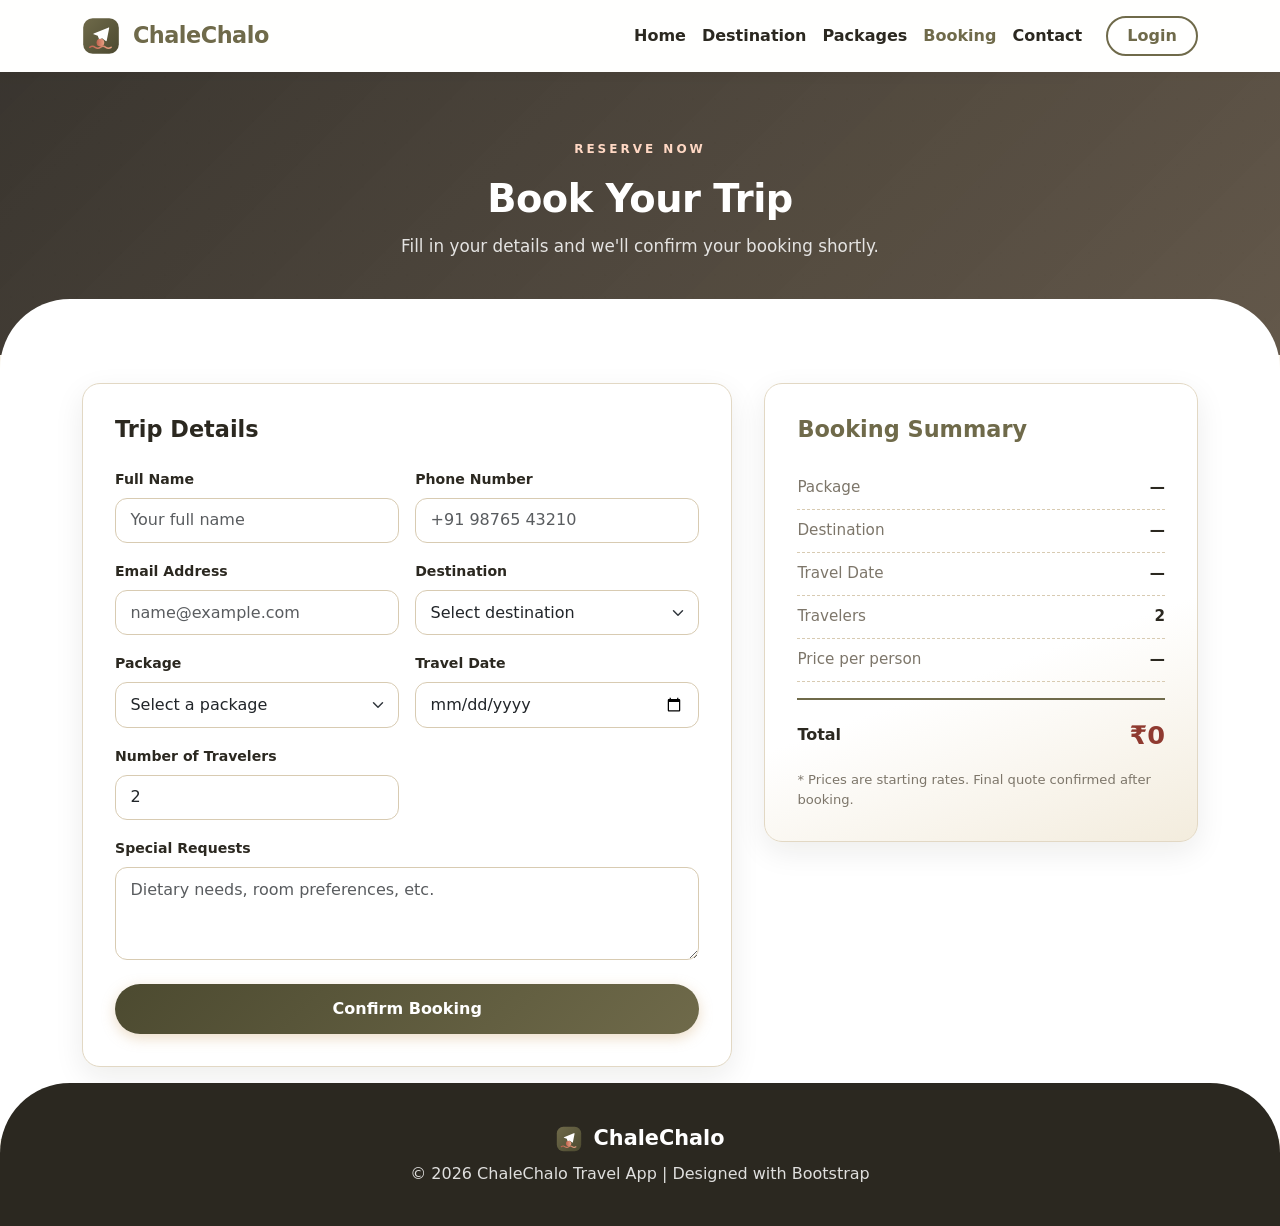
<file: booking.html>
<!DOCTYPE html>
<html lang="en">

<head>
    <meta charset="UTF-8">
    <meta name="viewport" content="width=device-width, initial-scale=1.0">
    <title>Book Your Trip - ChaleChalo</title>
    <link href="https://cdn.jsdelivr.net/npm/bootstrap@5.0.2/dist/css/bootstrap.min.css" rel="stylesheet"
        integrity="sha384-EVSTQN3/azprG1Anm3QDgpJLIm9Nao0Yz1ztcQTwFspd3yD65VohhpuuCOmLASjC" crossorigin="anonymous">
    <link rel="stylesheet" href="css/style.css">
</head>

<body>

    <!-- Navigation -->
    <nav class="navbar navbar-expand-lg cc-navbar sticky-top">
        <div class="container">
            <a class="navbar-brand cc-brand" href="./index.html">
                <img src="images/logo.svg" alt="ChaleChalo logo" class="cc-logo"> ChaleChalo
            </a>

            <button class="navbar-toggler cc-toggler" type="button" data-bs-toggle="collapse"
                data-bs-target="#navbarNav" aria-controls="navbarNav" aria-expanded="false"
                aria-label="Toggle navigation">
                <span class="navbar-toggler-icon"></span>
            </button>

            <div class="collapse navbar-collapse" id="navbarNav">
                <ul class="navbar-nav ms-auto align-items-lg-center">
                    <li class="nav-item">
                        <a class="nav-link" href="./index.html">Home</a>
                    </li>
                    <li class="nav-item">
                        <a class="nav-link" href="./destination.html">Destination</a>
                    </li>
                    <li class="nav-item">
                        <a class="nav-link" href="./packages.html">Packages</a>
                    </li>
                    <li class="nav-item">
                        <a class="nav-link active" href="./booking.html">Booking</a>
                    </li>
                    <li class="nav-item">
                        <a class="nav-link" href="./contact.html">Contact</a>
                    </li>
                    <li class="nav-item ms-lg-3">
                        <a href="./login.html" class="btn cc-btn-outline text-decoration-none">Login</a>
                    </li>
                </ul>
            </div>
        </div>
    </nav>

    <!-- Page Hero -->
    <section class="cc-page-hero cc-booking-hero">
        <div class="container text-center">
            <span class="cc-kicker cc-kicker-light">Reserve Now</span>
            <h1 class="cc-page-title">Book Your Trip</h1>
            <p class="cc-page-sub">Fill in your details and we'll confirm your booking shortly.</p>
        </div>
    </section>

    <!-- Booking Section -->
    <section class="cc-section cc-curve">
        <div class="container">
            <div class="cc-booking-grid">

                <!-- Booking Form -->
                <div class="cc-booking-card cc-reveal cc-reveal-left">
                    <form id="bookingForm" novalidate>
                        <h3>Trip Details</h3>
                        <div class="row g-3">
                            <div class="col-md-6">
                                <label class="form-label" for="bkName">Full Name</label>
                                <input type="text" class="form-control" id="bkName" required
                                    placeholder="Your full name">
                            </div>
                            <div class="col-md-6">
                                <label class="form-label" for="bkPhone">Phone Number</label>
                                <input type="tel" class="form-control" id="bkPhone" required
                                    placeholder="+91 98765 43210">
                            </div>
                            <div class="col-md-6">
                                <label class="form-label" for="bkEmail">Email Address</label>
                                <input type="email" class="form-control" id="bkEmail" required
                                    placeholder="name@example.com">
                            </div>
                            <div class="col-md-6">
                                <label class="form-label" for="bkDestination">Destination</label>
                                <select class="form-select" id="bkDestination" required>
                                    <option value="" selected disabled>Select destination</option>
                                    <option>Goa</option>
                                    <option>Manali</option>
                                    <option>Leh-Ladakh</option>
                                    <option>Jaipur</option>
                                    <option>Agra</option>
                                    <option>Varanasi</option>
                                    <option>Rishikesh</option>
                                    <option>Kerala Backwaters</option>
                                    <option>Coorg</option>
                                    <option>Darjeeling</option>
                                    <option>Andaman Islands</option>
                                    <option>Mumbai</option>
                                    <option>Udaipur</option>
                                    <option>Meghalaya</option>
                                </select>
                            </div>
                            <div class="col-md-6">
                                <label class="form-label" for="bkPackage">Package</label>
                                <select class="form-select" id="bkPackage" required>
                                    <option value="" selected disabled>Select a package</option>
                                    <option value="15999" data-name="Goa Beach Package">Goa Beach Package</option>
                                    <option value="18499" data-name="Manali Adventure Package">Manali Adventure Package</option>
                                    <option value="12999" data-name="Kerala Backwater Package">Kerala Backwater Package</option>
                                    <option value="16999" data-name="Royal Rajasthan Package">Royal Rajasthan Package</option>
                                    <option value="24999" data-name="Ladakh Explorer Package">Ladakh Explorer Package</option>
                                    <option value="19999" data-name="North East Wonders Package">North East Wonders Package</option>
                                    <option value="21999" data-name="Andaman Escape Package">Andaman Escape Package</option>
                                    <option value="9999" data-name="Varanasi Spiritual Package">Varanasi Spiritual Package</option>
                                    <option value="11499" data-name="Golden Triangle Package">Golden Triangle Package</option>
                                </select>
                            </div>
                            <div class="col-md-6">
                                <label class="form-label" for="bkDate">Travel Date</label>
                                <input type="date" class="form-control" id="bkDate" required>
                            </div>
                            <div class="col-md-6">
                                <label class="form-label" for="bkTravelers">Number of Travelers</label>
                                <input type="number" class="form-control" id="bkTravelers" min="1" max="20"
                                    value="2" required>
                            </div>
                            <div class="col-12">
                                <label class="form-label" for="bkMessage">Special Requests</label>
                                <textarea class="form-control" id="bkMessage" rows="3"
                                    placeholder="Dietary needs, room preferences, etc."></textarea>
                            </div>
                        </div>
                        <button type="submit" class="btn cc-btn-primary mt-4">Confirm Booking</button>
                    </form>

                    <!-- Success state -->
                    <div id="bookingSuccess" class="cc-success-card d-none">
                        <div class="cc-success-icon">✓</div>
                        <h3>Booking Confirmed!</h3>
                        <p class="cc-muted-text">Thank you! Our team will contact you within 24 hours.</p>
                        <span class="cc-booking-ref" id="bookingRef">CC-000000</span>
                        <div class="mt-3">
                            <a href="./index.html" class="btn cc-btn-outline">Back to Home</a>
                        </div>
                    </div>
                </div>

                <!-- Price Summary -->
                <div class="cc-summary-card cc-reveal cc-reveal-right">
                    <h3>Booking Summary</h3>
                    <div class="cc-summary-row">
                        <span>Package</span>
                        <span id="sumPackage">—</span>
                    </div>
                    <div class="cc-summary-row">
                        <span>Destination</span>
                        <span id="sumDestination">—</span>
                    </div>
                    <div class="cc-summary-row">
                        <span>Travel Date</span>
                        <span id="sumDate">—</span>
                    </div>
                    <div class="cc-summary-row">
                        <span>Travelers</span>
                        <span id="sumTravelers">2</span>
                    </div>
                    <div class="cc-summary-row">
                        <span>Price per person</span>
                        <span id="sumPerPerson">—</span>
                    </div>
                    <div class="cc-summary-total">
                        <span class="label">Total</span>
                        <span class="amount" id="sumTotal">₹0</span>
                    </div>
                    <p class="cc-muted-text mt-3 mb-0" style="font-size:0.82rem;">
                        * Prices are starting rates. Final quote confirmed after booking.
                    </p>
                </div>

            </div>
        </div>
    </section>

    <!-- Footer -->
    <footer class="cc-footer cc-curve">
        <div class="container text-center">
            <p class="cc-footer-brand mb-2"><img src="images/logo.svg" alt="ChaleChalo logo" class="cc-footer-logo">
                ChaleChalo</p>
            <p class="mb-0">© 2026 ChaleChalo Travel App | Designed with Bootstrap</p>
        </div>
    </footer>

    <script src="https://cdn.jsdelivr.net/npm/bootstrap@5.0.2/dist/js/bootstrap.bundle.min.js"
        integrity="sha384-MrcW6ZMFYlzcLA8Nl+NtUVF0sA7MsXsP1UyJoMp4YLEuNSfAP+JcXn/tWtIaxVXM"
        crossorigin="anonymous"></script>
    <script src="js/script.js"></script>
</body>

</html>
</file>
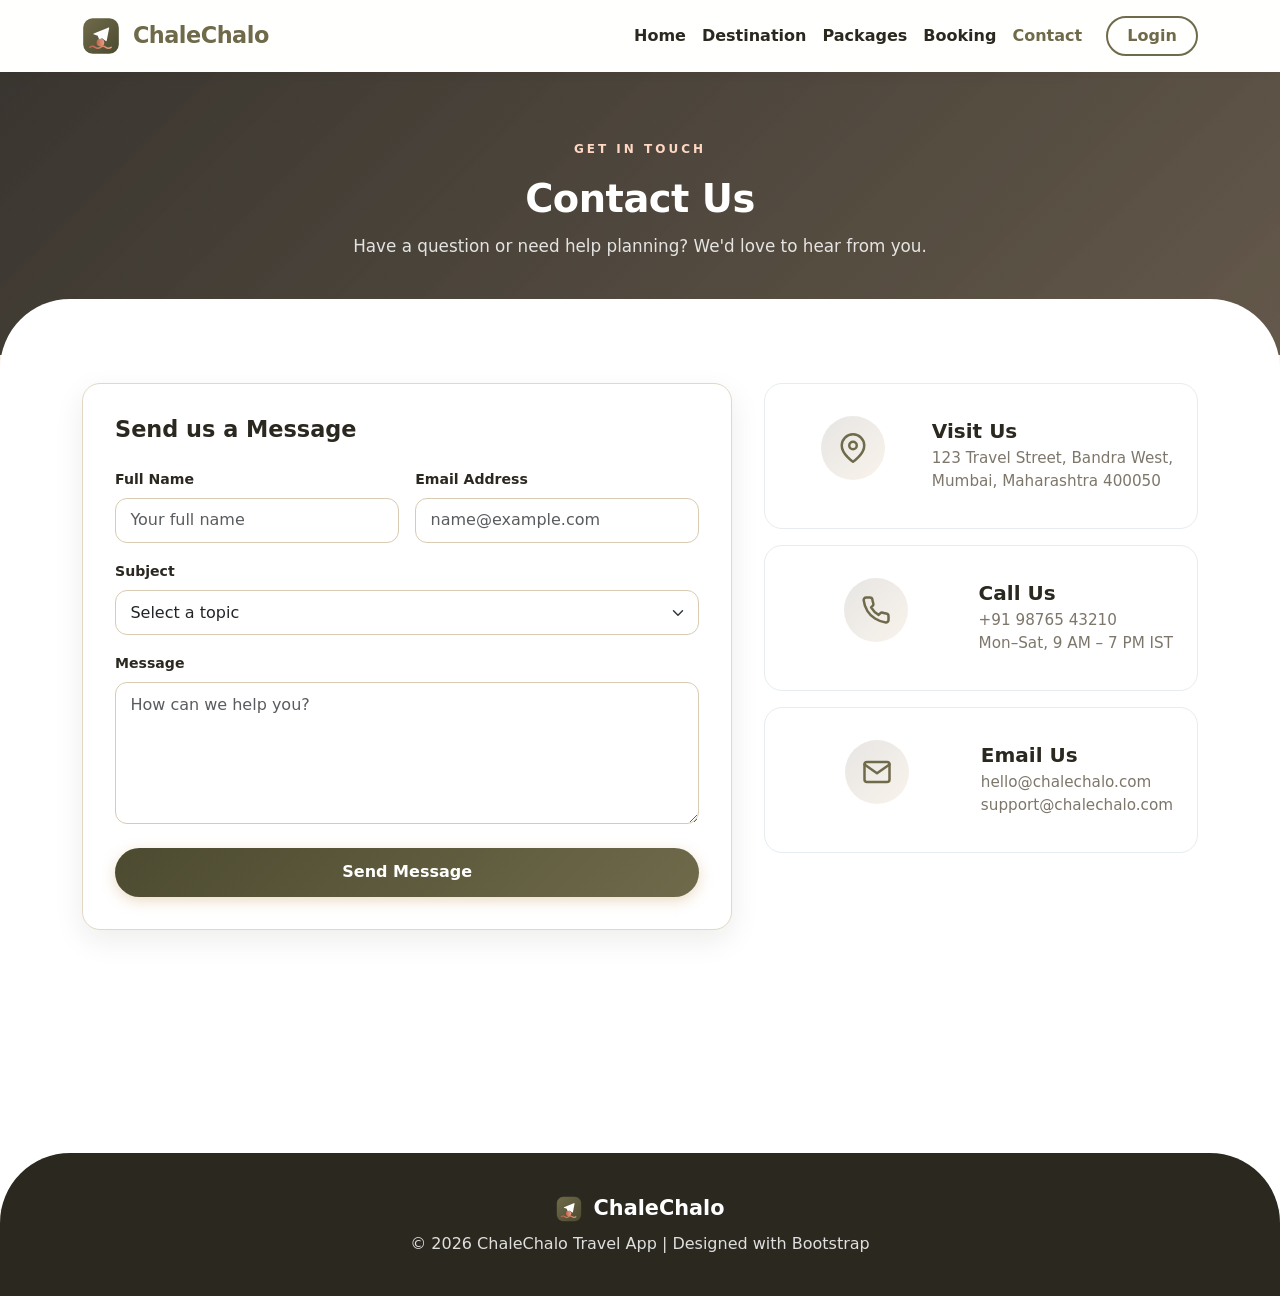
<file: contact.html>
<!DOCTYPE html>
<html lang="en">

<head>
    <meta charset="UTF-8">
    <meta name="viewport" content="width=device-width, initial-scale=1.0">
    <title>Contact Us - ChaleChalo</title>
    <link href="https://cdn.jsdelivr.net/npm/bootstrap@5.0.2/dist/css/bootstrap.min.css" rel="stylesheet"
        integrity="sha384-EVSTQN3/azprG1Anm3QDgpJLIm9Nao0Yz1ztcQTwFspd3yD65VohhpuuCOmLASjC" crossorigin="anonymous">
    <link rel="stylesheet" href="css/style.css">
</head>

<body>

    <!-- Navigation -->
    <nav class="navbar navbar-expand-lg cc-navbar sticky-top">
        <div class="container">
            <a class="navbar-brand cc-brand" href="./index.html">
                <img src="images/logo.svg" alt="ChaleChalo logo" class="cc-logo"> ChaleChalo
            </a>

            <button class="navbar-toggler cc-toggler" type="button" data-bs-toggle="collapse"
                data-bs-target="#navbarNav" aria-controls="navbarNav" aria-expanded="false"
                aria-label="Toggle navigation">
                <span class="navbar-toggler-icon"></span>
            </button>

            <div class="collapse navbar-collapse" id="navbarNav">
                <ul class="navbar-nav ms-auto align-items-lg-center">
                    <li class="nav-item">
                        <a class="nav-link" href="./index.html">Home</a>
                    </li>
                    <li class="nav-item">
                        <a class="nav-link" href="./destination.html">Destination</a>
                    </li>
                    <li class="nav-item">
                        <a class="nav-link" href="./packages.html">Packages</a>
                    </li>
                    <li class="nav-item">
                        <a class="nav-link" href="./booking.html">Booking</a>
                    </li>
                    <li class="nav-item">
                        <a class="nav-link active" href="./contact.html">Contact</a>
                    </li>
                    <li class="nav-item ms-lg-3">
                        <a href="./login.html" class="btn cc-btn-outline text-decoration-none">Login</a>
                    </li>
                </ul>
            </div>
        </div>
    </nav>

    <!-- Page Hero -->
    <section class="cc-page-hero cc-booking-hero">
        <div class="container text-center">
            <span class="cc-kicker cc-kicker-light">Get In Touch</span>
            <h1 class="cc-page-title">Contact Us</h1>
            <p class="cc-page-sub">Have a question or need help planning? We'd love to hear from you.</p>
        </div>
    </section>

    <!-- Contact Section -->
    <section class="cc-section cc-curve">
        <div class="container">
            <div class="cc-booking-grid">

                <!-- Contact Form -->
                <div class="cc-booking-card cc-reveal cc-reveal-left">
                    <form id="contactForm" novalidate>
                        <h3>Send us a Message</h3>
                        <div class="row g-3">
                            <div class="col-md-6">
                                <label class="form-label" for="ctName">Full Name</label>
                                <input type="text" class="form-control" id="ctName" required
                                    placeholder="Your full name">
                            </div>
                            <div class="col-md-6">
                                <label class="form-label" for="ctEmail">Email Address</label>
                                <input type="email" class="form-control" id="ctEmail" required
                                    placeholder="name@example.com">
                            </div>
                            <div class="col-12">
                                <label class="form-label" for="ctSubject">Subject</label>
                                <select class="form-select" id="ctSubject" required>
                                    <option value="" selected disabled>Select a topic</option>
                                    <option>Booking enquiry</option>
                                    <option>Package information</option>
                                    <option>Payment &amp; refunds</option>
                                    <option>Feedback</option>
                                    <option>Other</option>
                                </select>
                            </div>
                            <div class="col-12">
                                <label class="form-label" for="ctMessage">Message</label>
                                <textarea class="form-control" id="ctMessage" rows="5" required
                                    placeholder="How can we help you?"></textarea>
                            </div>
                        </div>
                        <button type="submit" class="btn cc-btn-primary mt-4">Send Message</button>
                    </form>

                    <div id="contactSuccess" class="cc-success-card d-none">
                        <div class="cc-success-icon">✓</div>
                        <h3>Message Sent!</h3>
                        <p class="cc-muted-text">Thanks for reaching out — we'll reply within 24 hours.</p>
                        <button type="button" class="btn cc-btn-outline" id="contactAgain">Send another message</button>
                    </div>
                </div>

                <!-- Contact Info -->
                <div>
                    <div class="cc-feature text-start cc-reveal cc-reveal-right mb-3">
                        <div class="d-flex align-items-center gap-3">
                            <div class="cc-feature-icon flex-shrink-0"><svg viewBox="0 0 24 24" fill="none" stroke="currentColor" stroke-width="2" stroke-linecap="round" stroke-linejoin="round"><path d="M21 10c0 7-9 13-9 13s-9-6-9-13a9 9 0 0 1 18 0z"/><circle cx="12" cy="10" r="3"/></svg></div>
                            <div>
                                <h5 class="mb-1">Visit Us</h5>
                                <p class="mb-0">123 Travel Street, Bandra West,<br>Mumbai, Maharashtra 400050</p>
                            </div>
                        </div>
                    </div>
                    <div class="cc-feature text-start cc-reveal cc-reveal-right mb-3">
                        <div class="d-flex align-items-center gap-3">
                            <div class="cc-feature-icon flex-shrink-0"><svg viewBox="0 0 24 24" fill="none" stroke="currentColor" stroke-width="2" stroke-linecap="round" stroke-linejoin="round"><path d="M22 16.92v3a2 2 0 0 1-2.18 2 19.79 19.79 0 0 1-8.63-3.07 19.5 19.5 0 0 1-6-6A19.79 19.79 0 0 1 2.12 4.18 2 2 0 0 1 4.11 2h3a2 2 0 0 1 2 1.72c.13.96.36 1.9.7 2.81a2 2 0 0 1-.45 2.11L8.09 9.91a16 16 0 0 0 6 6l1.27-1.27a2 2 0 0 1 2.11-.45c.91.34 1.85.57 2.81.7A2 2 0 0 1 22 16.92z"/></svg></div>
                            <div>
                                <h5 class="mb-1">Call Us</h5>
                                <p class="mb-0">+91 98765 43210<br>Mon–Sat, 9 AM – 7 PM IST</p>
                            </div>
                        </div>
                    </div>
                    <div class="cc-feature text-start cc-reveal cc-reveal-right mb-4">
                        <div class="d-flex align-items-center gap-3">
                            <div class="cc-feature-icon flex-shrink-0"><svg viewBox="0 0 24 24" fill="none" stroke="currentColor" stroke-width="2" stroke-linecap="round" stroke-linejoin="round"><path d="M4 4h16c1.1 0 2 .9 2 2v12c0 1.1-.9 2-2 2H4c-1.1 0-2-.9-2-2V6c0-1.1.9-2 2-2z"/><path d="m22 6-10 7L2 6"/></svg></div>
                            <div>
                                <h5 class="mb-1">Email Us</h5>
                                <p class="mb-0">hello@chalechalo.com<br>support@chalechalo.com</p>
                            </div>
                        </div>
                    </div>

                    <div class="cc-map cc-reveal cc-reveal-right">
                        <iframe
                            src="https://www.openstreetmap.org/export/embed.html?bbox=72.79%2C19.02%2C72.99%2C19.15&layer=mapnik&marker=19.0760%2C72.8777"
                            width="100%" height="260" style="border:0; border-radius:18px; display:block;"
                            loading="lazy" title="ChaleChalo office location"></iframe>
                    </div>
                </div>

            </div>
        </div>
    </section>

    <!-- Footer -->
    <footer class="cc-footer cc-curve">
        <div class="container text-center">
            <p class="cc-footer-brand mb-2"><img src="images/logo.svg" alt="ChaleChalo logo" class="cc-footer-logo">
                ChaleChalo</p>
            <p class="mb-0">© 2026 ChaleChalo Travel App | Designed with Bootstrap</p>
        </div>
    </footer>

    <script src="https://cdn.jsdelivr.net/npm/bootstrap@5.0.2/dist/js/bootstrap.bundle.min.js"
        integrity="sha384-MrcW6ZMFYlzcLA8Nl+NtUVF0sA7MsXsP1UyJoMp4YLEuNSfAP+JcXn/tWtIaxVXM"
        crossorigin="anonymous"></script>
    <script src="js/script.js"></script>
</body>

</html>
</file>
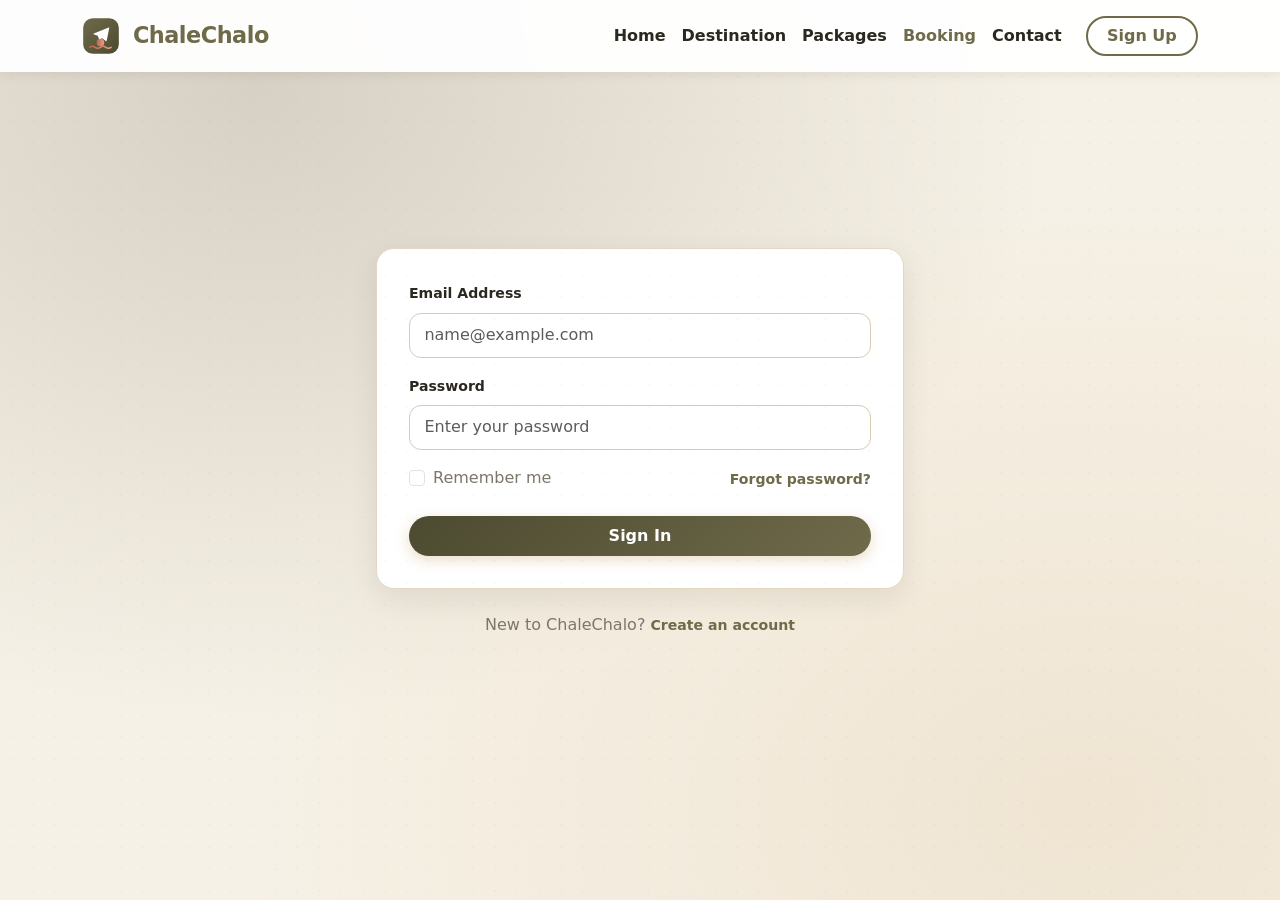
<file: login.html>
<!DOCTYPE html>
<html lang="en">

<head>
    <meta charset="UTF-8">
    <meta name="viewport" content="width=device-width, initial-scale=1.0">
    <title>Login - ChaleChalo</title>
    <link href="https://cdn.jsdelivr.net/npm/bootstrap@5.0.2/dist/css/bootstrap.min.css" rel="stylesheet"
        integrity="sha384-EVSTQN3/azprG1Anm3QDgpJLIm9Nao0Yz1ztcQTwFspd3yD65VohhpuuCOmLASjC" crossorigin="anonymous">
    <link rel="stylesheet" href="css/style.css">
</head>

<body class="cc-login-body">

    <!-- Navigation -->
    <nav class="navbar navbar-expand-lg cc-navbar sticky-top">
        <div class="container">
            <a class="navbar-brand cc-brand" href="./index.html">
                <img src="images/logo.svg" alt="ChaleChalo logo" class="cc-logo"> ChaleChalo
            </a>

            <button class="navbar-toggler cc-toggler" type="button" data-bs-toggle="collapse"
                data-bs-target="#navbarNav" aria-controls="navbarNav" aria-expanded="false"
                aria-label="Toggle navigation">
                <span class="navbar-toggler-icon"></span>
            </button>

            <div class="collapse navbar-collapse" id="navbarNav">
                <ul class="navbar-nav ms-auto align-items-lg-center">
                    <li class="nav-item">
                        <a class="nav-link" href="./index.html">Home</a>
                    </li>
                    <li class="nav-item">
                        <a class="nav-link" href="./destination.html">Destination</a>
                    </li>
                    <li class="nav-item">
                        <a class="nav-link" href="./packages.html">Packages</a>
                    </li>
                    <li class="nav-item">
                        <a class="nav-link active" href="./booking.html">Booking</a>
                    </li>
                    <li class="nav-item">
                        <a class="nav-link" href="./contact.html">Contact</a>
                    </li>
                    <li class="nav-item ms-lg-3">
                        <a href="./signup.html" class="btn cc-btn-outline text-decoration-none">Sign Up</a>
                    </li>
                </ul>
            </div>
        </div>
    </nav>

    <div class="cc-login-wrap">
        <div class="text-center mb-4 cc-reveal">
            <a href="./index.html" class="d-inline-block text-decoration-none">
                <img src="images/logo.svg" alt="ChaleChalo logo" style="height:64px;">
            </a>
            <h2 class="cc-login-title mt-2">Welcome Back</h2>
            <p class="cc-muted-text">Sign in to manage your trips with ChaleChalo</p>
        </div>

        <div class="cc-booking-card cc-reveal">
            <form id="loginForm" novalidate>
                <div class="mb-3">
                    <label class="form-label" for="loginEmail">Email Address</label>
                    <input type="email" class="form-control" id="loginEmail" required
                        placeholder="name@example.com">
                </div>
                <div class="mb-3">
                    <label class="form-label" for="loginPassword">Password</label>
                    <input type="password" class="form-control" id="loginPassword" required
                        placeholder="Enter your password">
                </div>
                <div class="d-flex justify-content-between align-items-center mb-4">
                    <div class="form-check">
                        <input class="form-check-input" type="checkbox" id="rememberMe">
                        <label class="form-check-label cc-muted-text" for="rememberMe">Remember me</label>
                    </div>
                    <a href="#" class="cc-link-small">Forgot password?</a>
                </div>
                <button type="submit" class="btn cc-btn-primary w-100 py-2">Sign In</button>
            </form>

            <div id="loginSuccess" class="cc-success-card d-none">
                <div class="cc-success-icon">✓</div>
                <h3>Welcome back!</h3>
                <p class="cc-muted-text">You have been signed in successfully.</p>
                <a href="./index.html" class="btn cc-btn-primary mt-2">Continue to Home</a>
            </div>
        </div>

        <p class="text-center mt-4 cc-muted-text">
            New to ChaleChalo? <a href="./signup.html" class="cc-link-small">Create an account</a>
        </p>
    </div>

    <script src="https://cdn.jsdelivr.net/npm/bootstrap@5.0.2/dist/js/bootstrap.bundle.min.js"
        integrity="sha384-MrcW6ZMFYlzcLA8Nl+NtUVF0sA7MsXsP1UyJoMp4YLEuNSfAP+JcXn/tWtIaxVXM"
        crossorigin="anonymous"></script>
    <script src="js/script.js"></script>
</body>

</html>
</file>
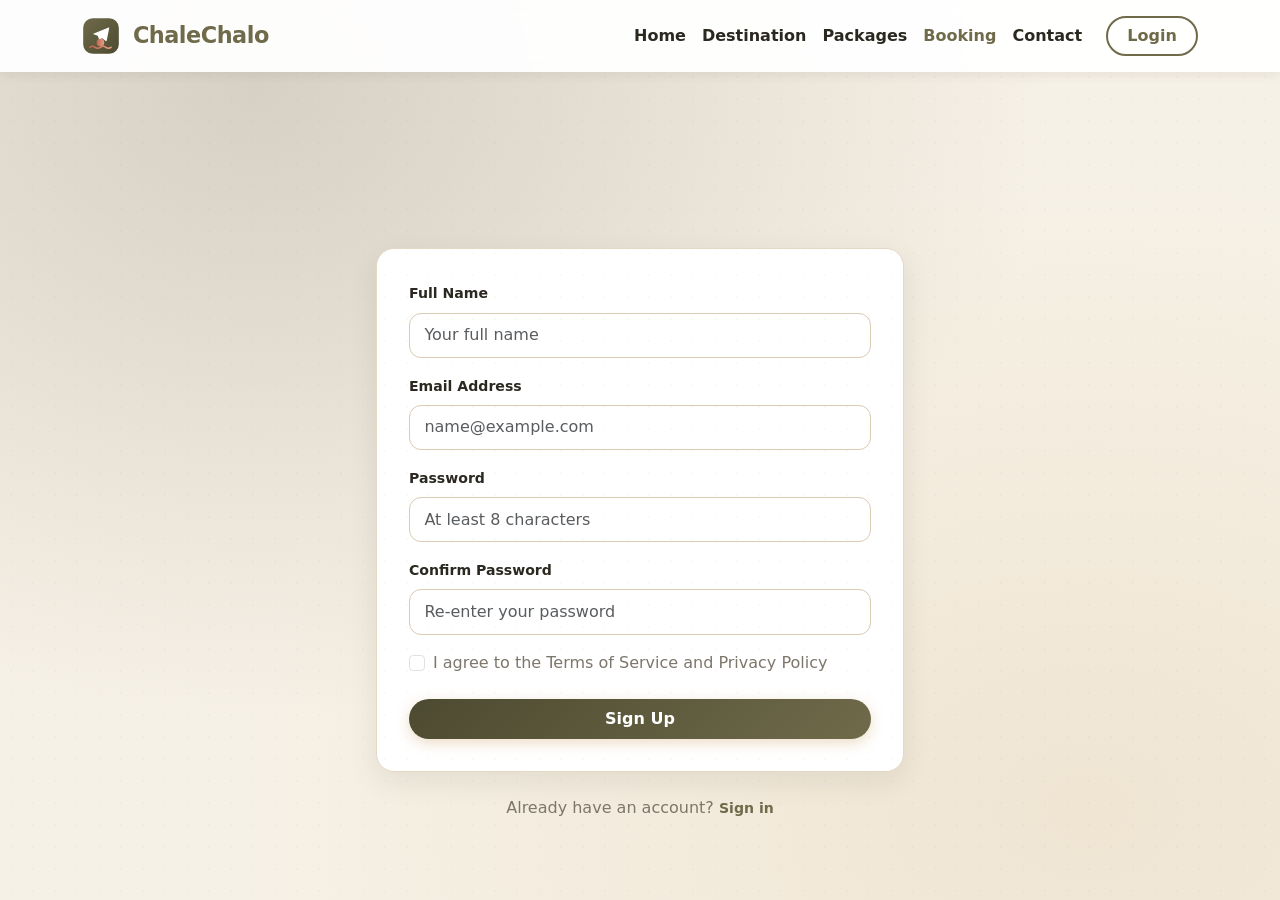
<file: signup.html>
<!DOCTYPE html>
<html lang="en">

<head>
    <meta charset="UTF-8">
    <meta name="viewport" content="width=device-width, initial-scale=1.0">
    <title>Sign Up - ChaleChalo</title>
    <link href="https://cdn.jsdelivr.net/npm/bootstrap@5.0.2/dist/css/bootstrap.min.css" rel="stylesheet"
        integrity="sha384-EVSTQN3/azprG1Anm3QDgpJLIm9Nao0Yz1ztcQTwFspd3yD65VohhpuuCOmLASjC" crossorigin="anonymous">
    <link rel="stylesheet" href="css/style.css">
</head>

<body class="cc-login-body">

    <!-- Navigation -->
    <nav class="navbar navbar-expand-lg cc-navbar sticky-top">
        <div class="container">
            <a class="navbar-brand cc-brand" href="./index.html">
                <img src="images/logo.svg" alt="ChaleChalo logo" class="cc-logo"> ChaleChalo
            </a>

            <button class="navbar-toggler cc-toggler" type="button" data-bs-toggle="collapse"
                data-bs-target="#navbarNav" aria-controls="navbarNav" aria-expanded="false"
                aria-label="Toggle navigation">
                <span class="navbar-toggler-icon"></span>
            </button>

            <div class="collapse navbar-collapse" id="navbarNav">
                <ul class="navbar-nav ms-auto align-items-lg-center">
                    <li class="nav-item">
                        <a class="nav-link" href="./index.html">Home</a>
                    </li>
                    <li class="nav-item">
                        <a class="nav-link" href="./destination.html">Destination</a>
                    </li>
                    <li class="nav-item">
                        <a class="nav-link" href="./packages.html">Packages</a>
                    </li>
                    <li class="nav-item">
                        <a class="nav-link active" href="./booking.html">Booking</a>
                    </li>
                    <li class="nav-item">
                        <a class="nav-link" href="./contact.html">Contact</a>
                    </li>
                    <li class="nav-item ms-lg-3">
                        <a href="./login.html" class="btn cc-btn-outline text-decoration-none">Login</a>
                    </li>
                </ul>
            </div>
        </div>
    </nav>

    <div class="cc-login-wrap">
        <div class="text-center mb-4 cc-reveal">
            <a href="./index.html" class="d-inline-block text-decoration-none">
                <img src="images/logo.svg" alt="ChaleChalo logo" style="height:64px;">
            </a>
            <h2 class="cc-login-title mt-2">Create Account</h2>
            <p class="cc-muted-text">Join ChaleChalo and start planning your trips</p>
        </div>

        <div class="cc-booking-card cc-reveal">
            <form id="signupForm" novalidate>
                <div class="mb-3">
                    <label class="form-label" for="suName">Full Name</label>
                    <input type="text" class="form-control" id="suName" required
                        placeholder="Your full name">
                </div>
                <div class="mb-3">
                    <label class="form-label" for="suEmail">Email Address</label>
                    <input type="email" class="form-control" id="suEmail" required
                        placeholder="name@example.com">
                </div>
                <div class="mb-3">
                    <label class="form-label" for="suPassword">Password</label>
                    <input type="password" class="form-control" id="suPassword" required minlength="8"
                        placeholder="At least 8 characters">
                </div>
                <div class="mb-3">
                    <label class="form-label" for="suConfirm">Confirm Password</label>
                    <input type="password" class="form-control" id="suConfirm" required
                        placeholder="Re-enter your password">
                    <div class="invalid-feedback d-block text-danger d-none" id="suMatchError">
                        Passwords do not match.
                    </div>
                </div>
                <div class="form-check mb-4">
                    <input class="form-check-input" type="checkbox" id="suTerms" required>
                    <label class="form-check-label cc-muted-text" for="suTerms">
                        I agree to the Terms of Service and Privacy Policy
                    </label>
                </div>
                <button type="submit" class="btn cc-btn-primary w-100 py-2">Sign Up</button>
            </form>

            <div id="signupSuccess" class="cc-success-card d-none">
                <div class="cc-success-icon">✓</div>
                <h3>Account Created!</h3>
                <p class="cc-muted-text">Welcome aboard! You can now sign in.</p>
                <a href="./login.html" class="btn cc-btn-primary mt-2">Go to Login</a>
            </div>
        </div>

        <p class="text-center mt-4 cc-muted-text">
            Already have an account? <a href="./login.html" class="cc-link-small">Sign in</a>
        </p>
    </div>

    <script src="https://cdn.jsdelivr.net/npm/bootstrap@5.0.2/dist/js/bootstrap.bundle.min.js"
        integrity="sha384-MrcW6ZMFYlzcLA8Nl+NtUVF0sA7MsXsP1UyJoMp4YLEuNSfAP+JcXn/tWtIaxVXM"
        crossorigin="anonymous"></script>
    <script src="js/script.js"></script>
</body>

</html>
</file>
<file: css/style.css>
﻿/* ============================================================
   ChaleChalo — Travel Theme
   Palette: deep navy + champagne gold on warm ivory
   ============================================================ */

:root {
    --cc-teal: #6f6a4a;
    --cc-teal-dark: #4c4a30;
    --cc-coral: #c0634f;
    --cc-coral-dark: #8f3a30;
    --cc-ink: #2b2820;
    --cc-muted: #7d766a;
    --cc-bg: #f6f1e6;
    --cc-white: #ffffff;
    --cc-radius: 18px;
}

body {
    font-family: "Segoe UI", system-ui, -apple-system, sans-serif;
    color: var(--cc-ink);
    background: var(--cc-bg);
}

/* ---------- Navbar ---------- */
.cc-navbar {
    background: rgba(255, 255, 255, 0.95);
    backdrop-filter: blur(10px);
    box-shadow: 0 2px 12px rgba(26, 21, 15, 0.08);
    padding: 0.75rem 0;
}

.cc-brand {
    font-size: 1.4rem;
    font-weight: 800;
    color: var(--cc-teal) !important;
    letter-spacing: -0.5px;
}

.cc-logo {
    height: 38px;
    width: auto;
    margin-right: 0.35rem;
    vertical-align: middle;
}

.cc-navbar .nav-link {
    color: var(--cc-ink);
    font-weight: 600;
    padding: 0.5rem 0.9rem;
    border-radius: 8px;
    transition: color 0.2s, background 0.2s;
}

.cc-navbar .nav-link:hover {
    color: var(--cc-teal);
    background: rgba(58, 45, 30, 0.08);
}

.cc-navbar .nav-link.active {
    color: var(--cc-teal);
}

.cc-toggler {
    border: 1px solid #e0d9c8;
}

/* ---------- Buttons ---------- */
.cc-btn-primary {
    background: linear-gradient(135deg, #4c4a30, var(--cc-teal));
    color: #fff;
    font-weight: 600;
    border: none;
    border-radius: 50px;
    padding: 0.55rem 1.4rem;
    box-shadow: 0 4px 14px rgba(201, 154, 91, 0.35);
    transition: transform 0.2s, box-shadow 0.2s;
}

.cc-btn-primary:hover,
.cc-btn-primary:focus {
    color: #fff;
    transform: translateY(-2px);
    box-shadow: 0 6px 18px rgba(201, 154, 91, 0.45);
}

.cc-btn-outline {
    background: transparent;
    color: var(--cc-teal);
    font-weight: 600;
    border: 2px solid var(--cc-teal);
    border-radius: 50px;
    padding: 0.4rem 1.2rem;
    transition: background 0.2s, color 0.2s;
}

.cc-btn-outline:hover {
    background: var(--cc-teal);
    color: #fff;
}

/* ---------- Hero ---------- */
.cc-hero {
    margin-top: -1px;
}

.cc-hero-img {
    height: 560px;
    object-fit: cover;
}

@media (max-width: 768px) {
    .cc-hero-img {
        height: 420px;
    }
}

.cc-hero .carousel-caption {
    background: linear-gradient(180deg, rgba(22, 18, 13, 0) 0%, rgba(22, 18, 13, 0.55) 100%);
    border-radius: var(--cc-radius);
    padding: 2.5rem 1.5rem;
    max-width: 640px;
    margin: 0 auto;
    bottom: 8%;
    left: 50%;
    transform: translateX(-50%);
    width: 90%;
}

.cc-hero .carousel-caption h2 {
    font-weight: 800;
    font-size: 2.6rem;
    letter-spacing: -0.5px;
}

.cc-hero .carousel-caption p {
    font-size: 1.05rem;
    color: rgba(255, 255, 255, 0.92);
}

.cc-kicker {
    display: inline-block;
    text-transform: uppercase;
    letter-spacing: 3px;
    font-size: 0.75rem;
    font-weight: 700;
    color: var(--cc-coral);
    margin-bottom: 0.6rem;
}

.cc-hero .cc-kicker {
    color: #ffd8c4;
}

/* ---------- Sections ---------- */
.cc-section {
    padding: 4.5rem 0;
    background: var(--cc-white);
}

.cc-section-alt {
    background: var(--cc-bg);
}

.cc-section-head {
    margin-bottom: 2.75rem;
}

.cc-title {
    font-weight: 800;
    font-size: 2.1rem;
    color: var(--cc-ink);
    letter-spacing: -0.5px;
    position: relative;
    display: inline-block;
}

.cc-title::after {
    content: "";
    display: block;
    width: 56px;
    height: 4px;
    margin: 0.6rem auto 0;
    border-radius: 4px;
    background: linear-gradient(90deg, var(--cc-teal), var(--cc-coral));
}

.cc-subtitle {
    color: var(--cc-muted);
    margin-top: 0.75rem;
}

/* ---------- Feature cards ---------- */
.cc-feature {
    background: var(--cc-white);
    border: 1px solid #e6ecef;
    border-radius: var(--cc-radius);
    padding: 2rem 1.5rem;
    height: 100%;
    transition: transform 0.25s, box-shadow 0.25s;
}

.cc-feature:hover {
    transform: translateY(-6px);
    box-shadow: 0 12px 30px rgba(26, 21, 15, 0.12);
}

.cc-feature-icon svg {
    width: 30px;
    height: 30px;
    color: var(--cc-teal);
}

.cc-feature-icon {
    width: 64px;
    height: 64px;
    margin: 0 auto 1rem;
    display: flex;
    align-items: center;
    justify-content: center;
    font-size: 1.7rem;
    background: linear-gradient(135deg, rgba(58, 45, 30, 0.12), rgba(201, 154, 91, 0.12));
    border-radius: 50%;
}

.cc-feature h5 {
    font-weight: 700;
    margin-bottom: 0.5rem;
}

.cc-feature p {
    color: var(--cc-muted);
    margin-bottom: 0;
    font-size: 0.95rem;
}

/* ---------- Destination cards ---------- */
.cc-dest-card {
    position: relative;
    border-radius: var(--cc-radius);
    overflow: hidden;
    height: 340px;
    box-shadow: 0 8px 24px rgba(26, 21, 15, 0.15);
}

.cc-dest-card img {
    width: 100%;
    height: 100%;
    object-fit: cover;
    transition: transform 0.5s ease;
}

.cc-dest-card:hover img {
    transform: scale(1.06);
}

.cc-dest-info {
    position: absolute;
    inset: 0;
    background: linear-gradient(180deg, rgba(24, 20, 15, 0) 40%, rgba(24, 20, 15, 0.85) 100%);
    display: flex;
    flex-direction: column;
    justify-content: flex-end;
    padding: 1.4rem;
    color: #fff;
}

.cc-dest-info h5 {
    font-weight: 800;
    font-size: 1.4rem;
    margin-bottom: 0.3rem;
}

.cc-dest-info p {
    margin: 0;
    font-size: 0.9rem;
    color: rgba(255, 255, 255, 0.85);
    max-height: 0;
    opacity: 0;
    overflow: hidden;
    transition: max-height 0.35s ease, opacity 0.35s ease;
}

.cc-dest-card:hover .cc-dest-info p,
.cc-dest-card:focus-within .cc-dest-info p {
    max-height: 80px;
    opacity: 1;
}

/* ---------- Package cards ---------- */
.cc-package-card {
    background: var(--cc-white);
    border: 1px solid #e6ecef;
    border-radius: var(--cc-radius);
    height: 100%;
    transition: transform 0.25s, box-shadow 0.25s;
    overflow: hidden;
}

.cc-package-card:hover {
    transform: translateY(-6px);
    box-shadow: 0 14px 34px rgba(26, 21, 15, 0.14);
}

.cc-package-body {
    padding: 1.75rem;
}

.cc-package-tag {
    display: inline-block;
    background: rgba(58, 45, 30, 0.1);
    color: var(--cc-teal);
    font-size: 0.72rem;
    font-weight: 700;
    text-transform: uppercase;
    letter-spacing: 1.5px;
    padding: 0.25rem 0.8rem;
    border-radius: 50px;
    margin-bottom: 0.9rem;
}

.cc-package-body h5 {
    font-weight: 700;
    font-size: 1.15rem;
    margin-bottom: 0.35rem;
}

.cc-package-meta {
    color: var(--cc-muted);
    font-size: 0.9rem;
    margin-bottom: 1.25rem;
}

.cc-package-footer {
    display: flex;
    align-items: flex-end;
    justify-content: space-between;
    gap: 0.75rem;
    border-top: 1px dashed #e0d9c8;
    padding-top: 1rem;
}

.cc-price-label {
    display: block;
    font-size: 0.75rem;
    color: var(--cc-muted);
    text-transform: uppercase;
    letter-spacing: 1px;
}

.cc-price {
    color: var(--cc-coral-dark);
    font-weight: 800;
    margin: 0;
}

/* ---------- Modal ---------- */
.custom-modal {
    max-width: 800px;
    width: 90%;
}

.custom-modal .modal-content {
    min-height: auto;
    border: none;
    border-radius: var(--cc-radius);
    overflow: hidden;
}

@media (max-width: 576px) {
    .custom-modal {
        width: 95%;
        margin: auto;
    }
}

.cc-modal-header {
    background: linear-gradient(135deg, var(--cc-teal), var(--cc-teal-dark));
    color: #fff;
    border: none;
    padding: 1rem 1.5rem;
}

.cc-modal-header .modal-title {
    font-weight: 700;
}

.cc-modal-header .btn-close-white {
    filter: invert(1);
}

.modal-body .form-label {
    font-weight: 600;
    font-size: 0.88rem;
    color: var(--cc-ink);
}

.modal-body .form-control,
.modal-body .form-select {
    border-radius: 10px;
    border-color: #e0d9c8;
}

.modal-body .form-control:focus,
.modal-body .form-select:focus {
    border-color: var(--cc-teal);
    box-shadow: 0 0 0 0.2rem rgba(58, 45, 30, 0.15);
}

/* ---------- Footer ---------- */
.cc-footer {
    background: var(--cc-ink);
    color: rgba(255, 255, 255, 0.85);
    padding: 2.5rem 0;
}

.cc-footer-logo {
    height: 26px;
    width: auto;
    vertical-align: middle;
    margin-right: 0.3rem;
}

.cc-footer-brand {
    font-weight: 800;
    font-size: 1.3rem;
    color: #fff;
}

/* ---------- Carousel controls ---------- */
.cc-hero .carousel-control-prev,
.cc-hero .carousel-control-next {
    width: 5%;
}

.cc-hero .carousel-control-prev-icon,
.cc-hero .carousel-control-next-icon {
    width: 3rem;
    height: 3rem;
    background-color: rgba(26, 21, 15, 0.45);
    border-radius: 50%;
    background-size: 50%;
}

.cc-hero .carousel-indicators [data-bs-target] {
    width: 10px;
    height: 10px;
    border-radius: 50%;
    background-color: rgba(255, 255, 255, 0.55);
}

.cc-hero .carousel-indicators .active {
    background-color: var(--cc-coral);
}

/* ---------- Misc ---------- */
::selection {
    background: rgba(58, 45, 30, 0.25);
}

.cc-hero .carousel-caption .cc-btn-primary {
    color: #fff;
}

@media (max-width: 767px) {
    .cc-hero .carousel-caption h2 {
        font-size: 1.8rem;
    }

    .cc-title {
        font-size: 1.7rem;
    }
}

/* ---------- Destination page ---------- */
.cc-page-hero {
    background:
        linear-gradient(135deg, rgba(24, 20, 15, 0.85), rgba(58, 45, 30, 0.78)),
        url('https://images.pexels.com/photos/371633/pexels-photo-371633.jpeg?cs=srgb&fm=jpg') center/cover no-repeat;
    color: #fff;
    padding: 4rem 0 4.5rem;
    text-align: center;
}

.cc-kicker-light {
    color: #ffd8c4;
}

.cc-page-title {
    font-weight: 800;
    font-size: 2.4rem;
    letter-spacing: -0.5px;
    margin: 0.5rem 0 0.75rem;
}

.cc-page-sub {
    color: rgba(255, 255, 255, 0.85);
    font-size: 1.05rem;
    margin-bottom: 1.5rem;
}

.cc-filter-bar {
    display: flex;
    flex-wrap: wrap;
    justify-content: center;
    gap: 0.6rem;
    margin-bottom: 2.5rem;
}

.cc-chip {
    border: 1.5px solid #e0d9c8;
    background: #fff;
    color: var(--cc-ink);
    font-weight: 600;
    font-size: 0.88rem;
    padding: 0.45rem 1.15rem;
    border-radius: 50px;
    transition: all 0.2s;
}

.cc-chip:hover {
    border-color: var(--cc-teal);
    color: var(--cc-teal);
}

.cc-chip.active {
    background: var(--cc-teal);
    border-color: var(--cc-teal);
    color: #fff;
}

.cc-place-card {
    background: #fff;
    border: 1px solid #e6ecef;
    border-radius: var(--cc-radius);
    overflow: hidden;
    height: 100%;
    transition: transform 0.25s, box-shadow 0.25s;
}

.cc-place-card:hover {
    transform: translateY(-6px);
    box-shadow: 0 14px 34px rgba(26, 21, 15, 0.14);
}

.cc-place-img {
    height: 200px;
    overflow: hidden;
}

.cc-place-img img {
    width: 100%;
    height: 100%;
    object-fit: cover;
    transition: transform 0.5s ease;
}

.cc-place-card:hover .cc-place-img img {
    transform: scale(1.07);
}

.cc-place-body {
    padding: 1.25rem 1.4rem 1.5rem;
}

.cc-place-region {
    display: inline-block;
    font-size: 0.72rem;
    font-weight: 700;
    text-transform: uppercase;
    letter-spacing: 1.5px;
    color: var(--cc-coral-dark);
    margin-bottom: 0.4rem;
}

.cc-place-body h5 {
    font-weight: 700;
    margin-bottom: 0.4rem;
}

.cc-place-body p {
    color: var(--cc-muted);
    font-size: 0.92rem;
    margin-bottom: 0;
}

.cc-muted-text {
    color: var(--cc-muted);
}

.cc-place-card.cc-new {
    animation: ccSlideIn 0.45s ease;
}

@keyframes ccSlideIn {
    from {
        opacity: 0;
        transform: translateY(18px);
    }
    to {
        opacity: 1;
        transform: translateY(0);
    }
}

/* ---------- Packages page ---------- */
.cc-page-hero-alt {
    background:
        linear-gradient(135deg, rgba(24, 20, 15, 0.82), rgba(58, 45, 30, 0.78)),
        url('https://images.wallpaperscraft.com/image/single/beach_sea_sand_1341994_3840x2400.jpg') center/cover no-repeat;
}

.cc-deal-card {
    background: #fff;
    border: 1px solid #e6ecef;
    border-radius: var(--cc-radius);
    overflow: hidden;
    height: 100%;
    display: flex;
    flex-direction: column;
    transition: transform 0.25s, box-shadow 0.25s;
}

.cc-deal-card:hover {
    transform: translateY(-6px);
    box-shadow: 0 14px 34px rgba(26, 21, 15, 0.14);
}

.cc-deal-img {
    position: relative;
    height: 200px;
    overflow: hidden;
}

.cc-deal-img img {
    width: 100%;
    height: 100%;
    object-fit: cover;
    transition: transform 0.5s ease;
}

.cc-deal-card:hover .cc-deal-img img {
    transform: scale(1.07);
}

.cc-deal-price {
    position: absolute;
    top: 12px;
    right: 12px;
    background: var(--cc-coral);
    color: #fff;
    font-weight: 800;
    font-size: 0.95rem;
    padding: 0.3rem 0.85rem;
    border-radius: 50px;
    box-shadow: 0 4px 10px rgba(0, 0, 0, 0.2);
}

.cc-deal-body {
    padding: 1.35rem 1.4rem 1.5rem;
    display: flex;
    flex-direction: column;
    flex: 1;
}

.cc-deal-tag {
    align-self: flex-start;
    background: rgba(58, 45, 30, 0.1);
    color: var(--cc-teal);
    font-size: 0.7rem;
    font-weight: 700;
    text-transform: uppercase;
    letter-spacing: 1.5px;
    padding: 0.25rem 0.75rem;
    border-radius: 50px;
    margin-bottom: 0.7rem;
}

.cc-tag-adventure {
    background: rgba(150, 112, 60, 0.12);
    color: var(--cc-coral-dark);
}

.cc-tag-heritage {
    background: rgba(59, 110, 165, 0.12);
    color: #8f3a30;
}

.cc-tag-spiritual {
    background: rgba(46, 139, 87, 0.12);
    color: #6f6a45;
}

.cc-deal-body h5 {
    font-weight: 700;
    font-size: 1.1rem;
    margin-bottom: 0.3rem;
}

.cc-deal-meta {
    color: var(--cc-muted);
    font-size: 0.88rem;
    margin-bottom: 0.9rem;
}

.cc-deal-list {
    list-style: none;
    padding: 0;
    margin: 0 0 1.2rem;
    font-size: 0.88rem;
    color: var(--cc-muted);
}

.cc-deal-list li {
    padding: 0.2rem 0 0.2rem 1.4rem;
    position: relative;
}

.cc-deal-list li::before {
    content: "";
    position: absolute;
    left: 0;
    top: 0.62rem;
    width: 8px;
    height: 8px;
    border-radius: 50%;
    background: linear-gradient(135deg, var(--cc-teal), var(--cc-coral));
}

.cc-deal-body .cc-btn-primary {
    margin-top: auto;
}

/* ---------- Effects & unique structure ---------- */

/* Curved section transitions - add .cc-curve to a section/footer */
.cc-curve {
    position: relative;
    z-index: 2;
    border-radius: 70px 70px 0 0;
    margin-top: -56px;
    padding-top: 5.25rem;
}

.cc-curve.cc-section-alt {
    padding-top: 5.25rem;
}

.cc-footer.cc-curve {
    padding-top: 2.5rem;
}

@media (max-width: 767px) {
    .cc-curve {
        border-radius: 40px 40px 0 0;
        margin-top: -36px;
        padding-top: 4rem;
    }

    .cc-footer.cc-curve {
        padding-top: 2.5rem;
    }
}

/* Ken Burns zoom on hero carousel images */
.cc-hero-img {
    animation: ccKenBurns 22s ease-in-out infinite alternate;
}

@keyframes ccKenBurns {
    from {
        transform: scale(1.02);
    }
    to {
        transform: scale(1.12);
    }
}

/* Gradient text on section titles */
.cc-title {
    background: linear-gradient(120deg, var(--cc-ink) 25%, #9c4f43 70%, var(--cc-coral));
    -webkit-background-clip: text;
    background-clip: text;
    color: transparent;
}

/* Soft blob accent behind section headings */
.cc-section-head {
    position: relative;
}

.cc-section-head::before {
    content: "";
    position: absolute;
    top: -30px;
    left: 50%;
    transform: translateX(-50%);
    width: 340px;
    height: 90px;
    background: radial-gradient(ellipse, rgba(58, 45, 30, 0.10), transparent 70%);
    z-index: -1;
    pointer-events: none;
}

/* Floating feature icons */
.cc-feature-icon {
    animation: ccFloat 4s ease-in-out infinite;
}

.cc-feature:nth-child(2) .cc-feature-icon {
    animation-delay: 0.6s;
}

.cc-feature:nth-child(3) .cc-feature-icon {
    animation-delay: 1.2s;
}

@keyframes ccFloat {
    0%, 100% {
        transform: translateY(0);
    }
    50% {
        transform: translateY(-9px);
    }
}

/* Glow ring on card hover */
.cc-feature:hover,
.cc-place-card:hover,
.cc-package-card:hover,
.cc-deal-card:hover {
    border-color: rgba(58, 45, 30, 0.35);
}

/* Subtle grain texture on page background */
body::after {
    content: "";
    position: fixed;
    inset: 0;
    pointer-events: none;
    z-index: 1;
    opacity: 0.35;
    background-image: radial-gradient(rgba(111, 106, 74, 0.10) 1px, transparent 1px);
    background-size: 22px 22px;
}

/* Ensure content sits above the grain */
.cc-navbar,
.cc-hero,
.cc-section,
.cc-footer,
.cc-page-hero {
    position: relative;
    z-index: 2;
}

/* Hero caption entrance */
.cc-hero .carousel-item.active .carousel-caption {
    animation: ccCaptionIn 0.9s ease both;
}

@keyframes ccCaptionIn {
    from {
        opacity: 0;
        transform: translate(-50%, 24px);
    }
    to {
        opacity: 1;
        transform: translate(-50%, 0);
    }
}

/* Price badge pop */
.cc-deal-price {
    animation: ccPop 0.4s ease both;
}

@keyframes ccPop {
    from {
        transform: scale(0.7);
        opacity: 0;
    }
    to {
        transform: scale(1);
        opacity: 1;
    }
}

/* ---------- Scroll reveal animations ---------- */
.cc-reveal {
    opacity: 0;
    transform: translateY(30px);
    transition: opacity 0.7s ease, transform 0.7s cubic-bezier(0.22, 0.8, 0.3, 1);
    transition-delay: var(--cc-delay, 0s);
}

.cc-reveal.cc-visible {
    opacity: 1;
    transform: translateY(0);
}

@media (prefers-reduced-motion: reduce) {
    .cc-reveal {
        opacity: 1;
        transform: none;
        transition: none;
    }
}

/* Reveal from left/right for variety */
.cc-reveal-left {
    transform: translateX(-36px);
}

.cc-reveal-right {
    transform: translateX(36px);
}

.cc-reveal-left.cc-visible,
.cc-reveal-right.cc-visible {
    transform: translateX(0);
}

/* ---------- Booking page ---------- */
.cc-booking-hero {
    background:
        linear-gradient(135deg, rgba(24, 20, 15, 0.85), rgba(58, 45, 30, 0.78)),
        url('https://images.pexels.com/photos/371633/pexels-photo-371633.jpeg?cs=srgb&fm=jpg') center/cover no-repeat;
}

.cc-booking-grid {
    display: grid;
    grid-template-columns: 1.5fr 1fr;
    gap: 2rem;
    align-items: start;
}

@media (max-width: 991px) {
    .cc-booking-grid {
        grid-template-columns: 1fr;
    }
}

.cc-booking-card,
.cc-summary-card {
    background: #fff;
    border: 1px solid #e2d8c4;
    border-radius: var(--cc-radius);
    padding: 2rem;
    box-shadow: 0 10px 30px rgba(30, 25, 19, 0.08);
}

.cc-booking-card h3,
.cc-summary-card h3 {
    font-weight: 800;
    color: var(--cc-ink);
    margin-bottom: 1.5rem;
    font-size: 1.4rem;
}

.cc-booking-card .form-label {
    font-weight: 600;
    font-size: 0.88rem;
}

.cc-booking-card .form-control,
.cc-booking-card .form-select {
    border-radius: 12px;
    border-color: #d8cbb2;
    padding: 0.6rem 0.9rem;
}

.cc-booking-card .form-control:focus,
.cc-booking-card .form-select:focus {
    border-color: var(--cc-teal);
    box-shadow: 0 0 0 0.2rem rgba(58, 45, 30, 0.15);
}

.cc-summary-card {
    position: sticky;
    top: 96px;
    background: linear-gradient(160deg, #ffffff 60%, #f3ecdd);
}

.cc-summary-card h3 {
    color: var(--cc-teal);
}

.cc-summary-row {
    display: flex;
    justify-content: space-between;
    padding: 0.6rem 0;
    border-bottom: 1px dashed #d8cbb2;
    font-size: 0.95rem;
}

.cc-summary-row span:first-child {
    color: var(--cc-muted);
}

.cc-summary-row span:last-child {
    font-weight: 600;
    color: var(--cc-ink);
}

.cc-summary-total {
    display: flex;
    justify-content: space-between;
    align-items: center;
    margin-top: 1rem;
    padding-top: 1rem;
    border-top: 2px solid var(--cc-teal);
}

.cc-summary-total .label {
    font-weight: 700;
    color: var(--cc-ink);
}

.cc-summary-total .amount {
    font-size: 1.6rem;
    font-weight: 800;
    color: var(--cc-coral-dark);
}

.cc-booking-card .cc-btn-primary {
    width: 100%;
    padding: 0.8rem;
    font-size: 1rem;
}

.cc-success-card {
    text-align: center;
    padding: 3rem 2rem;
}

.cc-success-icon {
    width: 84px;
    height: 84px;
    margin: 0 auto 1.2rem;
    border-radius: 50%;
    background: linear-gradient(135deg, #4c4a30, var(--cc-teal));
    display: flex;
    align-items: center;
    justify-content: center;
    font-size: 2.2rem;
    color: #fff;
    animation: ccPop 0.5s cubic-bezier(0.34, 1.56, 0.64, 1) both;
}

.cc-success-card h3 {
    margin-bottom: 0.5rem;
}

.cc-booking-ref {
    display: inline-block;
    background: #f3ecdd;
    color: var(--cc-teal);
    font-weight: 700;
    padding: 0.4rem 1rem;
    border-radius: 50px;
    margin: 0.75rem 0 1.25rem;
    letter-spacing: 1px;
}

/* ---------- Contact & Login pages ---------- */
.cc-login-body {
    background:
        radial-gradient(ellipse at 20% 10%, rgba(74, 58, 40, 0.18), transparent 55%),
        radial-gradient(ellipse at 85% 90%, rgba(201, 154, 91, 0.14), transparent 55%),
        var(--cc-bg);
    min-height: 100vh;
}

.cc-login-wrap {
    max-width: 560px;
    margin: 0 auto;
    padding: 0.75rem 1rem 3rem;
}

.cc-login-title {
    font-weight: 800;
    color: var(--cc-ink);
    font-size: 1.9rem;
}

.cc-link-small {
    color: var(--cc-teal);
    font-weight: 600;
    font-size: 0.88rem;
    text-decoration: none;
}

.cc-link-small:hover {
    text-decoration: underline;
}

.cc-map {
    border-radius: var(--cc-radius);
    overflow: hidden;
    box-shadow: 0 10px 30px rgba(30, 25, 19, 0.1);
}

.cc-feature .cc-feature-icon {
    flex-shrink: 0;
}
</file>
